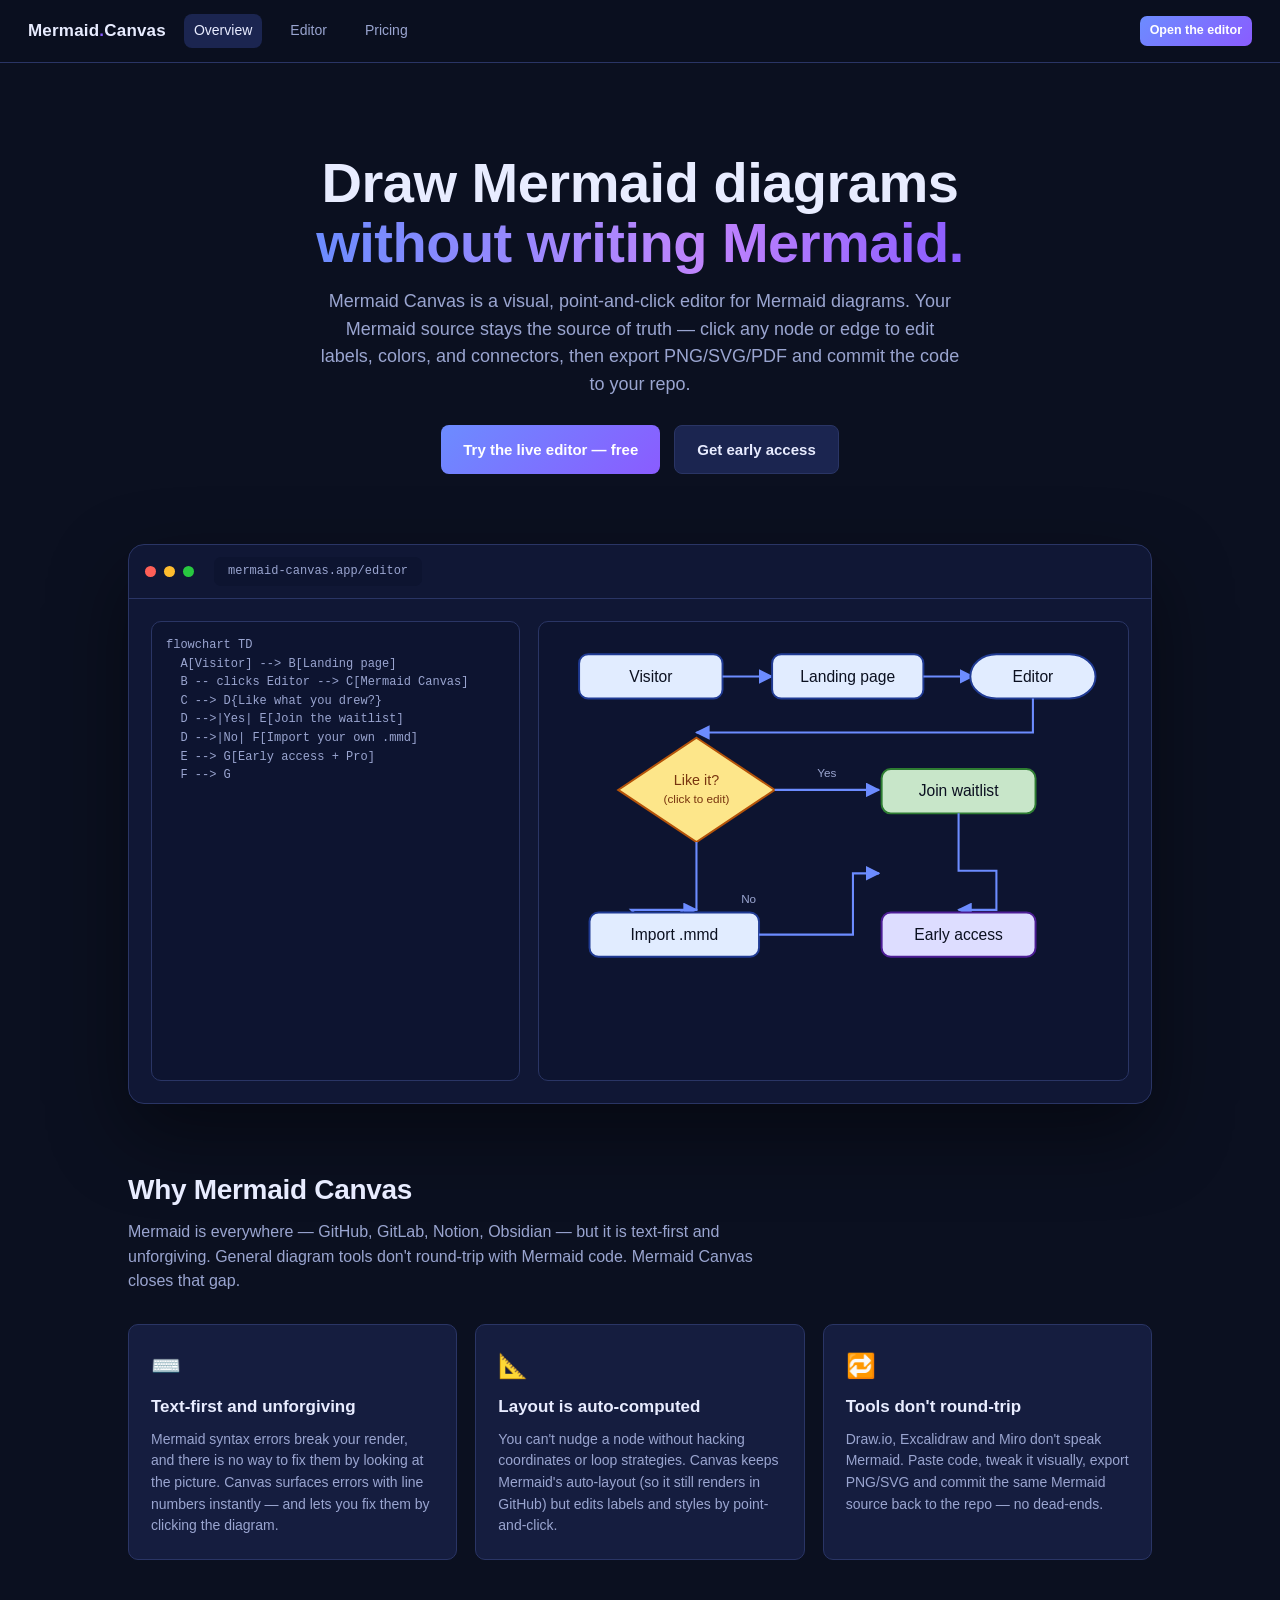
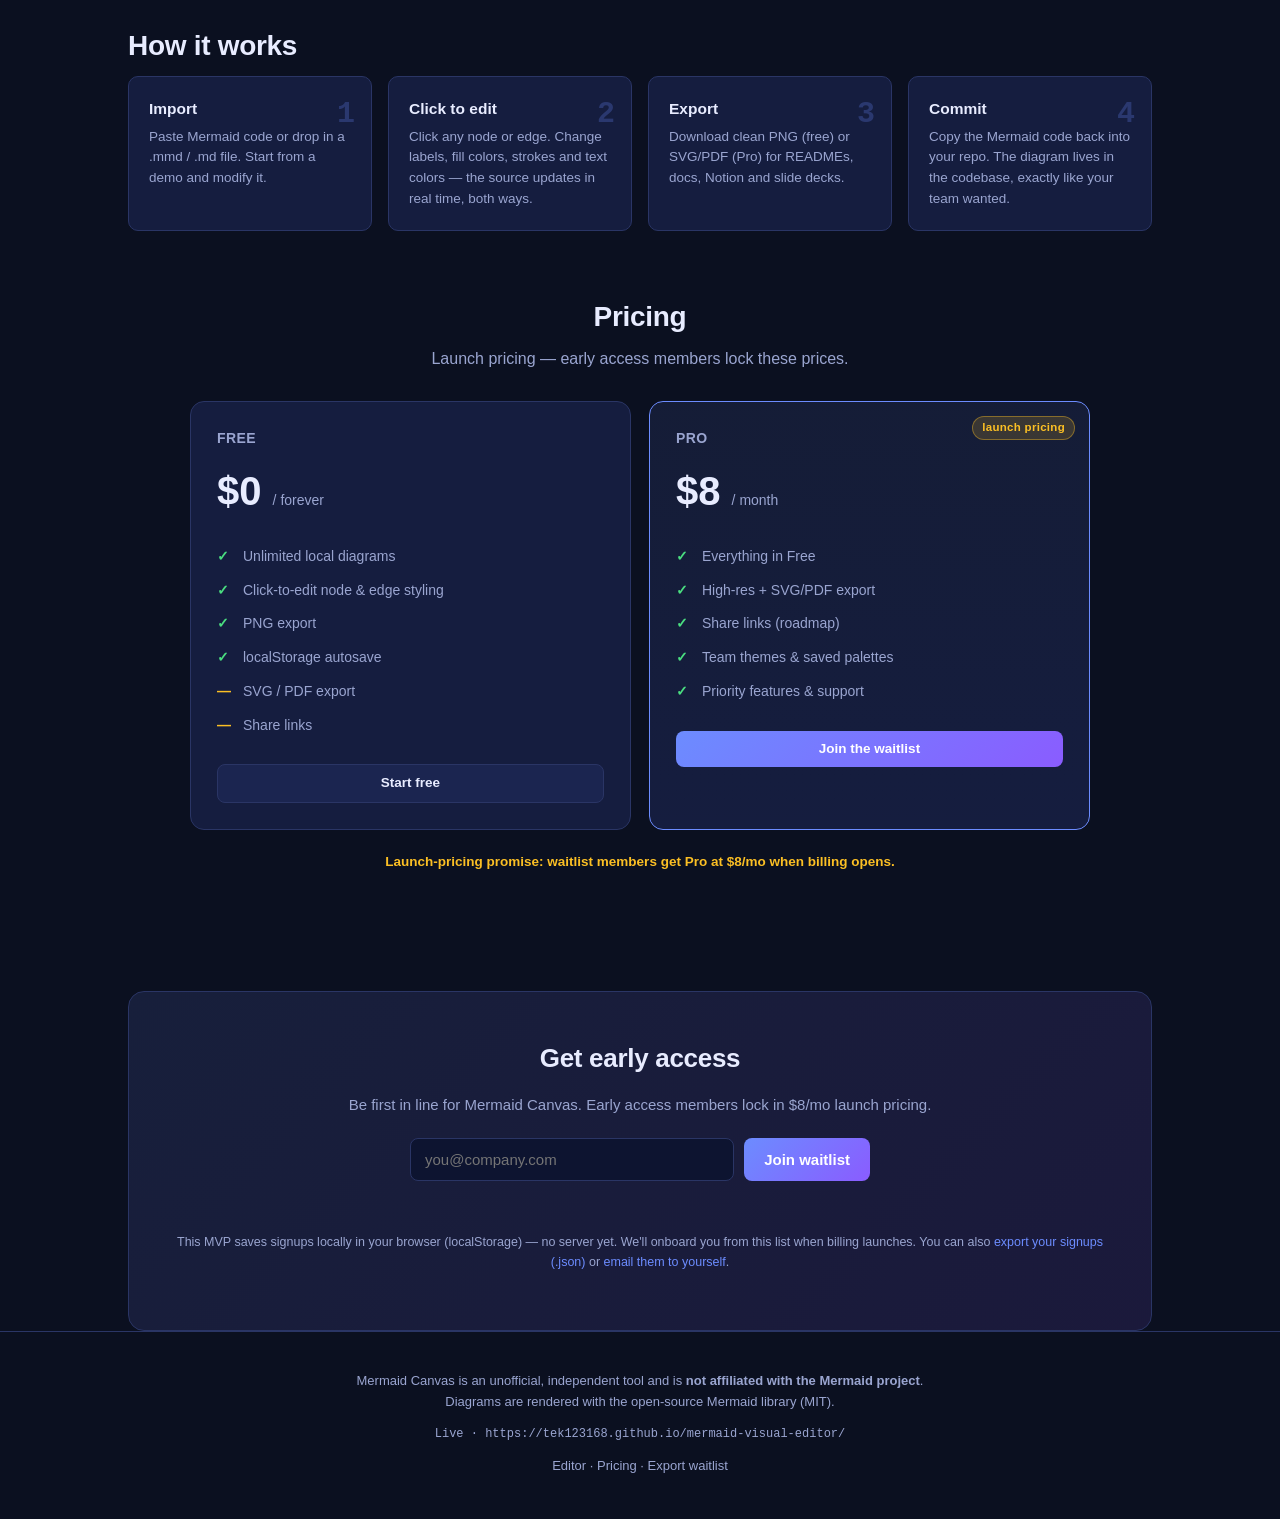
<file: index.html>
<!doctype html>
<html lang="en">
<head>
<meta charset="utf-8">
<meta name="viewport" content="width=device-width, initial-scale=1">
<title>Mermaid Canvas — Draw Mermaid diagrams without writing Mermaid</title>
<meta name="description" content="A visual, point-and-click editor for Mermaid diagrams. Your Mermaid source stays the source of truth: click nodes and edges to edit labels and colors, export PNG/SVG/PDF, and commit the code to your repo.">
<link rel="icon" href="data:image/svg+xml,%3Csvg xmlns='http://www.w3.org/2000/svg' viewBox='0 0 32 32'%3E%3Crect x='3' y='6' width='26' height='20' rx='5' fill='%236c8cff'/%3E%3Ccircle cx='9' cy='16' r='3' fill='%230b1020'/%3E%3Cpath d='M12 16h8M20 12l5 4-5 4' stroke='%230b1020' stroke-width='2' fill='none'/%3E%3C/svg%3E">
<link rel="stylesheet" href="css/style.css">
</head>
<body>
<nav class="nav">
  <a class="logo" href="index.html">Mermaid<span class="dot">.</span>Canvas</a>
  <a class="navlink active" href="index.html">Overview</a>
  <a class="navlink" href="editor.html">Editor</a>
  <a class="navlink" href="pricing.html">Pricing</a>
  <span class="spacer"></span>
  <a class="btn primary small" href="editor.html">Open the editor</a>
</nav>

<header class="hero">
  <h1>Draw Mermaid diagrams<br><span class="grad">without writing Mermaid.</span></h1>
  <p class="sub">Mermaid Canvas is a visual, point-and-click editor for Mermaid diagrams. Your Mermaid source stays the source of truth — click any node or edge to edit labels, colors, and connectors, then export PNG/SVG/PDF and commit the code to your repo.</p>
  <div class="cta-row">
    <a class="btn primary" href="editor.html">Try the live editor — free</a>
    <a class="btn" href="#waitlist">Get early access</a>
  </div>
</header>

<div class="editor-preview">
  <div class="frame">
    <div class="frame-bar">
      <span class="circle"></span><span class="circle"></span><span class="circle"></span>
      <span class="fake-url">mermaid-canvas.app/editor</span>
    </div>
    <div class="mock">
      <div class="pane code">flowchart TD
  A[Visitor] --> B[Landing page]
  B -- clicks Editor --> C[Mermaid Canvas]
  C --> D{Like what you drew?}
  D -->|Yes| E[Join the waitlist]
  D -->|No| F[Import your own .mmd]
  E --> G[Early access + Pro]
  F --> G</div>
      <div class="pane canvas">
        <svg viewBox="0 0 430 330" xmlns="http://www.w3.org/2000/svg" role="img" aria-label="Preview of the Mermaid Canvas editor rendering a flowchart">
          <defs>
            <marker id="arr" viewBox="0 0 10 10" refX="9" refY="5" markerWidth="7" markerHeight="7" orient="auto-start-reverse">
              <path d="M0,0 L10,5 L0,10 z" fill="#6c8cff"/>
            </marker>
          </defs>
          <!-- A -->
          <rect x="20" y="14" width="110" height="34" rx="7" fill="#e1ecff" stroke="#1f3a93" stroke-width="1.5"/>
          <text x="75" y="35" text-anchor="middle" font-size="12" fill="#0b1020" font-family="sans-serif">Visitor</text>
          <line x1="130" y1="31" x2="168" y2="31" stroke="#6c8cff" stroke-width="1.6" marker-end="url(#arr)"/>
          <!-- B -->
          <rect x="168" y="14" width="116" height="34" rx="7" fill="#e1ecff" stroke="#1f3a93" stroke-width="1.5"/>
          <text x="226" y="35" text-anchor="middle" font-size="12" fill="#0b1020" font-family="sans-serif">Landing page</text>
          <line x1="284" y1="31" x2="322" y2="31" stroke="#6c8cff" stroke-width="1.6" marker-end="url(#arr)"/>
          <!-- C -->
          <rect x="320" y="14" width="96" height="34" rx="20" fill="#e1ecff" stroke="#1f3a93" stroke-width="1.5"/>
          <text x="368" y="35" text-anchor="middle" font-size="12" fill="#0b1020" font-family="sans-serif">Editor</text>
          <path d="M368 48 V74 H110" fill="none" stroke="#6c8cff" stroke-width="1.6" marker-end="url(#arr)"/>
          <!-- D -->
          <polygon points="110,78 170,118 110,158 50,118" fill="#fde68a" stroke="#b45309" stroke-width="1.5"/>
          <text x="110" y="114" text-anchor="middle" font-size="11" fill="#78350f" font-family="sans-serif">Like it?</text>
          <text x="110" y="128" text-anchor="middle" font-size="9" fill="#78350f" font-family="sans-serif">(click to edit)</text>
          <path d="M170 118 H250" fill="none" stroke="#6c8cff" stroke-width="1.6" marker-end="url(#arr)"/>
          <text x="210" y="108" text-anchor="middle" font-size="9" fill="#9aa5d0" font-family="sans-serif">Yes</text>
          <!-- E -->
          <rect x="252" y="102" width="118" height="34" rx="7" fill="#c8e6c9" stroke="#2e7d32" stroke-width="1.5"/>
          <text x="311" y="123" text-anchor="middle" font-size="12" fill="#0b1020" font-family="sans-serif">Join waitlist</text>
          <path d="M110 158 V210 H60 L80 230 L100 210 H110" fill="none" stroke="#6c8cff" stroke-width="1.6" marker-end="url(#arr)"/>
          <text x="150" y="205" text-anchor="middle" font-size="9" fill="#9aa5d0" font-family="sans-serif">No</text>
          <!-- F -->
          <rect x="28" y="212" width="130" height="34" rx="7" fill="#e1ecff" stroke="#1f3a93" stroke-width="1.5"/>
          <text x="93" y="233" text-anchor="middle" font-size="12" fill="#0b1020" font-family="sans-serif">Import .mmd</text>
          <path d="M158 229 H230 L230 182 H250" fill="none" stroke="#6c8cff" stroke-width="1.6" marker-end="url(#arr)"/>
          <path d="M311 136 V180 H340 V210 H311" fill="none" stroke="#6c8cff" stroke-width="1.6" marker-end="url(#arr)"/>
          <!-- G -->
          <rect x="252" y="212" width="118" height="34" rx="7" fill="#ddddff" stroke="#4c1d95" stroke-width="1.5"/>
          <text x="311" y="233" text-anchor="middle" font-size="12" fill="#0b1020" font-family="sans-serif">Early access</text>
        </svg>
      </div>
    </div>
  </div>
</div>

<section class="section">
  <h2>Why Mermaid Canvas</h2>
  <p class="lead">Mermaid is everywhere — GitHub, GitLab, Notion, Obsidian — but it is text-first and unforgiving. General diagram tools don't round-trip with Mermaid code. Mermaid Canvas closes that gap.</p>
  <div class="grid3">
    <div class="card">
      <div class="ico">⌨️</div>
      <h3>Text-first and unforgiving</h3>
      <p>Mermaid syntax errors break your render, and there is no way to fix them by looking at the picture. Canvas surfaces errors with line numbers instantly — and lets you fix them by clicking the diagram.</p>
    </div>
    <div class="card">
      <div class="ico">📐</div>
      <h3>Layout is auto-computed</h3>
      <p>You can't nudge a node without hacking coordinates or loop strategies. Canvas keeps Mermaid's auto-layout (so it still renders in GitHub) but edits labels and styles by point-and-click.</p>
    </div>
    <div class="card">
      <div class="ico">🔁</div>
      <h3>Tools don't round-trip</h3>
      <p>Draw.io, Excalidraw and Miro don't speak Mermaid. Paste code, tweak it visually, export PNG/SVG and commit the same Mermaid source back to the repo — no dead-ends.</p>
    </div>
  </div>
</section>

<section class="section">
  <h2>How it works</h2>
  <div class="how">
    <div class="step"><h3>Import</h3><p>Paste Mermaid code or drop in a .mmd / .md file. Start from a demo and modify it.</p></div>
    <div class="step"><h3>Click to edit</h3><p>Click any node or edge. Change labels, fill colors, strokes and text colors — the source updates in real time, both ways.</p></div>
    <div class="step"><h3>Export</h3><p>Download clean PNG (free) or SVG/PDF (Pro) for READMEs, docs, Notion and slide decks.</p></div>
    <div class="step"><h3>Commit</h3><p>Copy the Mermaid code back into your repo. The diagram lives in the codebase, exactly like your team wanted.</p></div>
  </div>
</section>

<section class="section" id="pricing">
  <h2 style="text-align:center">Pricing</h2>
  <p class="lead" style="text-align:center;margin-left:auto;margin-right:auto">Launch pricing — early access members lock these prices.</p>
  <div class="pricing-grid">
    <div class="price-card">
      <div class="plan">Free</div>
      <div class="price">$0 <small>/ forever</small></div>
      <ul>
        <li>Unlimited local diagrams</li>
        <li>Click-to-edit node &amp; edge styling</li>
        <li>PNG export</li>
        <li>localStorage autosave</li>
        <li class="no">SVG / PDF export</li>
        <li class="no">Share links</li>
      </ul>
      <a class="btn" href="editor.html" style="width:100%;justify-content:center">Start free</a>
    </div>
    <div class="price-card pro">
      <span class="badge warn" style="position:absolute;top:14px;right:14px">launch pricing</span>
      <div class="plan">Pro</div>
      <div class="price">$8 <small>/ month</small></div>
      <ul>
        <li>Everything in Free</li>
        <li>High-res + SVG/PDF export</li>
        <li>Share links (roadmap)</li>
        <li>Team themes &amp; saved palettes</li>
        <li>Priority features &amp; support</li>
      </ul>
      <a class="btn primary" href="#waitlist" style="width:100%;justify-content:center">Join the waitlist</a>
    </div>
  </div>
  <p class="launch-note">Launch-pricing promise: waitlist members get Pro at $8/mo when billing opens.</p>
</section>

<section class="section">
  <div class="waitlist-wrap" id="waitlist">
    <h2>Get early access</h2>
    <p class="sub">Be first in line for Mermaid Canvas. Early access members lock in $8/mo launch pricing.</p>
    <form class="wl-form" id="wl-form-bottom">
      <input type="email" id="wl-email-bottom" placeholder="you@company.com" required autocomplete="email">
      <button type="submit" class="btn primary">Join waitlist</button>
    </form>
    <div class="wl-msg" id="wl-msg-bottom"></div>
    <p class="wl-honest" id="wl-honest">This MVP saves signups locally in your browser (localStorage) — no server yet. We'll onboard you from this list when billing launches. You can also <a href="#" id="wl-export-bottom">export your signups (.json)</a> or <a href="#" id="wl-mailto-bottom">email them to yourself</a>.</p>
  </div>
</section>

<footer class="footer">
  <p>Mermaid Canvas is an unofficial, independent tool and is <strong>not affiliated with the Mermaid project</strong>.<br>
  Diagrams are rendered with the open-source Mermaid library (MIT).</p>
  <p class="liveurl" id="live-url">Live · <a href="https://tek123168.github.io/mermaid-visual-editor/" style="color:var(--text-dim)">https://tek123168.github.io/mermaid-visual-editor/</a></p>
  <p><a href="editor.html">Editor</a> · <a href="pricing.html">Pricing</a> · <a href="#" id="wl-export-footer">Export waitlist</a></p>
</footer>

<script src="js/lead.js"></script>
<script>
(function () {
  'use strict';
  function wireForm(inputId, msgId, honestId, source) {
    var form = document.getElementById('wl-form-' + inputId.split('-').pop()) || null;
    var input = document.getElementById(inputId);
    var msg = document.getElementById(msgId);
    if (!input || !form) return;
    form.addEventListener('submit', function (e) {
      e.preventDefault();
      var res = window.LeadHub.add(input.value, source);
      if (!res.ok) { msg.className = 'wl-msg err'; msg.textContent = res.error; return; }
      input.value = '';
      msg.className = 'wl-msg ok';
      msg.textContent = res.duplicate
        ? 'You are already on the waitlist — thank you!'
        : 'You are on the waitlist — we will email you at launch. ' +
          (window.LeadHub.list().length > 1 ? '(' + window.LeadHub.list().length + ' signups total so far, saved in this browser)' : 'Saved in this browser.');
    });
  }
  wireForm('wl-email-bottom', 'wl-msg-bottom', null, 'landing-hero');

  var exportBtn = document.getElementById('wl-export-bottom');
  if (exportBtn) exportBtn.addEventListener('click', function (e) { e.preventDefault(); window.LeadHub.exportFile(); });
  var mailtoBtn = document.getElementById('wl-mailto-bottom');
  if (mailtoBtn) mailtoBtn.addEventListener('click', function (e) { e.preventDefault(); window.location.href = window.LeadHub.mailtoLink(); });
  var footerExport = document.getElementById('wl-export-footer');
  if (footerExport) footerExport.addEventListener('click', function (e) { e.preventDefault(); window.LeadHub.exportFile(); });
})();
</script>
</body>
</html>
</file>
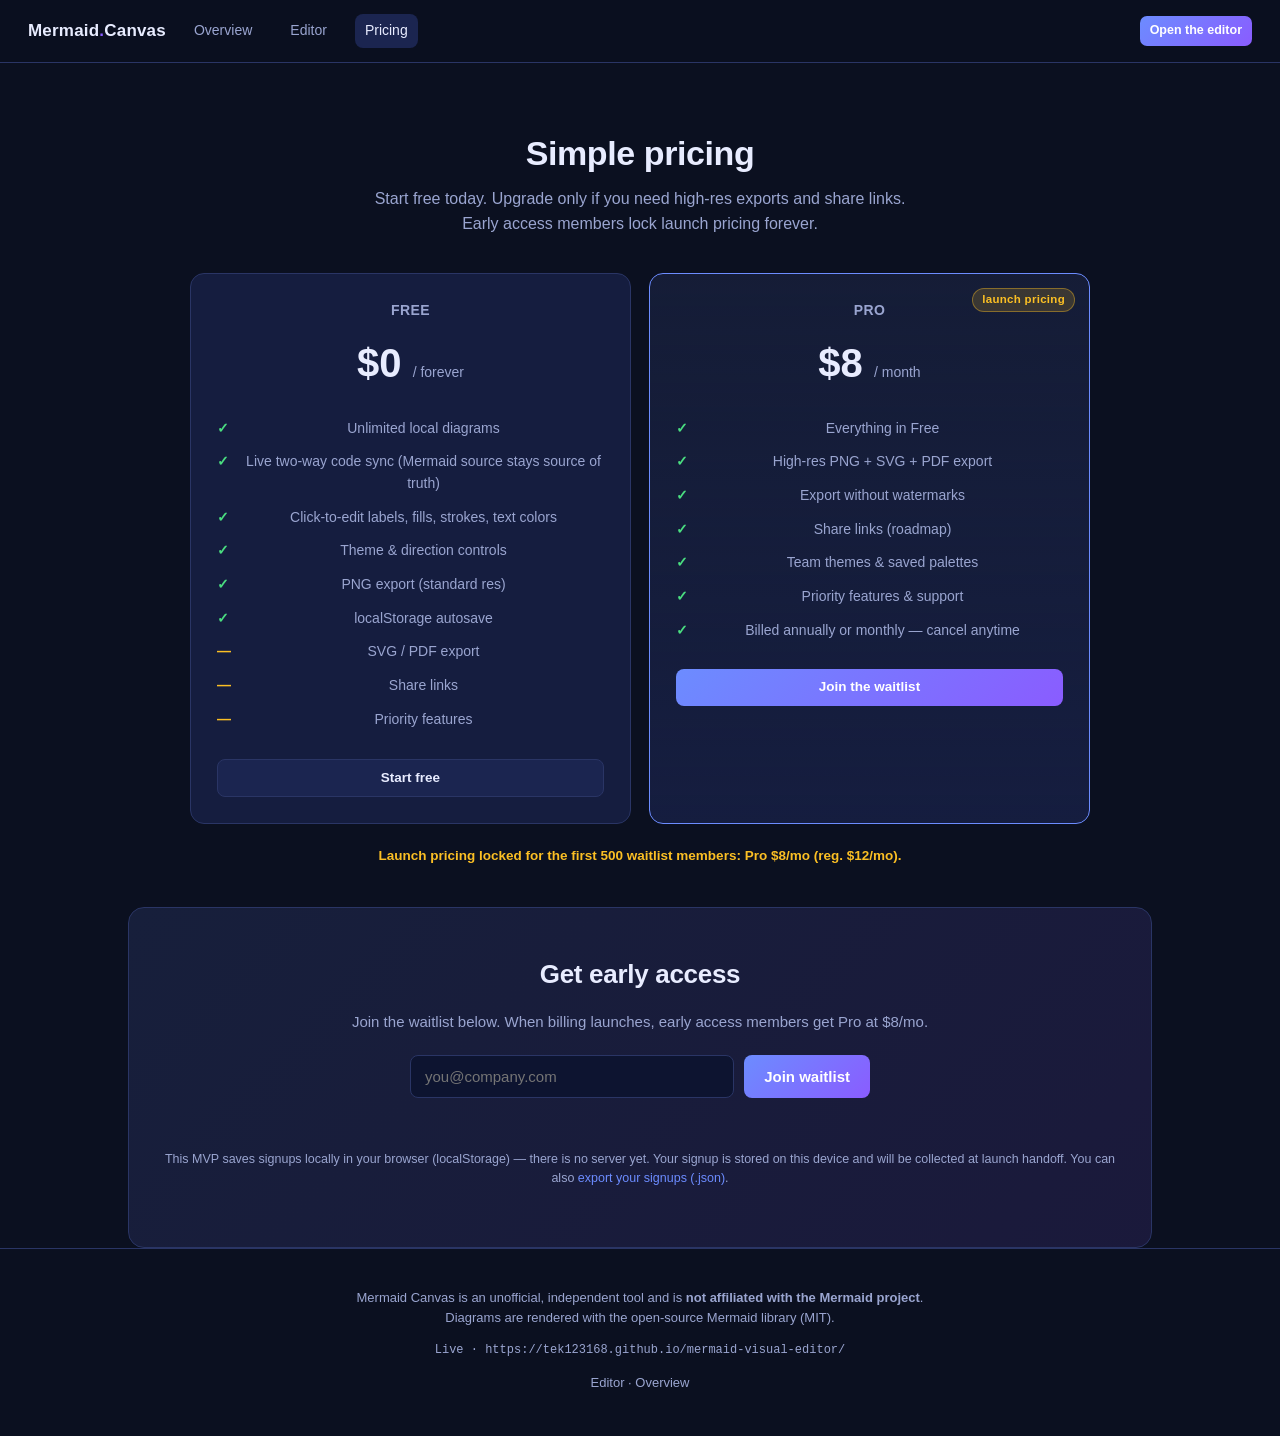
<file: pricing.html>
<!doctype html>
<html lang="en">
<head>
<meta charset="utf-8">
<meta name="viewport" content="width=device-width, initial-scale=1">
<title>Pricing — Mermaid Canvas</title>
<meta name="description" content="Mermaid Canvas pricing: Free for unlimited local diagrams and PNG export. Pro $8/mo at launch for high-res SVG/PDF export, share links, team themes.">
<link rel="icon" href="data:image/svg+xml,%3Csvg xmlns='http://www.w3.org/2000/svg' viewBox='0 0 32 32'%3E%3Crect x='3' y='6' width='26' height='20' rx='5' fill='%236c8cff'/%3E%3Ccircle cx='9' cy='16' r='3' fill='%230b1020'/%3E%3Cpath d='M12 16h8M20 12l5 4-5 4' stroke='%230b1020' stroke-width='2' fill='none'/%3E%3C/svg%3E">
<link rel="stylesheet" href="css/style.css">
</head>
<body>
<nav class="nav">
  <a class="logo" href="index.html">Mermaid<span class="dot">.</span>Canvas</a>
  <a class="navlink" href="index.html">Overview</a>
  <a class="navlink" href="editor.html">Editor</a>
  <a class="navlink active" href="pricing.html">Pricing</a>
  <span class="spacer"></span>
  <a class="btn primary small" href="editor.html">Open the editor</a>
</nav>

<section class="section" style="text-align:center">
  <h1 style="font-size:34px;letter-spacing:-.4px;margin:0 0 8px">Simple pricing</h1>
  <p class="lead" style="margin:0 auto 36px;max-width:560px">Start free today. Upgrade only if you need high-res exports and share links. Early access members lock launch pricing forever.</p>
  <div class="pricing-grid">
    <div class="price-card">
      <div class="plan">Free</div>
      <div class="price">$0 <small>/ forever</small></div>
      <ul>
        <li>Unlimited local diagrams</li>
        <li>Live two-way code sync (Mermaid source stays source of truth)</li>
        <li>Click-to-edit labels, fills, strokes, text colors</li>
        <li>Theme &amp; direction controls</li>
        <li>PNG export (standard res)</li>
        <li>localStorage autosave</li>
        <li class="no">SVG / PDF export</li>
        <li class="no">Share links</li>
        <li class="no">Priority features</li>
      </ul>
      <a class="btn" href="editor.html" style="width:100%;justify-content:center">Start free</a>
    </div>
    <div class="price-card pro">
      <span class="badge warn" style="position:absolute;top:14px;right:14px">launch pricing</span>
      <div class="plan">Pro</div>
      <div class="price">$8 <small>/ month</small></div>
      <ul>
        <li>Everything in Free</li>
        <li>High-res PNG + SVG + PDF export</li>
        <li>Export without watermarks</li>
        <li>Share links (roadmap)</li>
        <li>Team themes &amp; saved palettes</li>
        <li>Priority features &amp; support</li>
        <li>Billed annually or monthly — cancel anytime</li>
      </ul>
      <a class="btn primary" href="#waitlist" style="width:100%;justify-content:center">Join the waitlist</a>
    </div>
  </div>
  <p class="launch-note">Launch pricing locked for the first 500 waitlist members: Pro $8/mo (reg. $12/mo).</p>

  <div class="waitlist-wrap" id="waitlist">
    <h2>Get early access</h2>
    <p class="sub">Join the waitlist below. When billing launches, early access members get Pro at $8/mo.</p>
    <form class="wl-form" id="wl-form-pricing">
      <input type="email" id="wl-email-pricing" placeholder="you@company.com" required autocomplete="email">
      <button type="submit" class="btn primary">Join waitlist</button>
    </form>
    <div class="wl-msg" id="wl-msg-pricing"></div>
    <p class="wl-honest">This MVP saves signups locally in your browser (localStorage) — there is no server yet. Your signup is stored on this device and will be collected at launch handoff. You can also <a href="#" id="wl-export-pricing">export your signups (.json)</a>.</p>
  </div>
</section>

<footer class="footer">
  <p>Mermaid Canvas is an unofficial, independent tool and is <strong>not affiliated with the Mermaid project</strong>.<br>
  Diagrams are rendered with the open-source Mermaid library (MIT).</p>
  <p class="liveurl" id="live-url">Live · <a href="https://tek123168.github.io/mermaid-visual-editor/" style="color:var(--text-dim)">https://tek123168.github.io/mermaid-visual-editor/</a></p>
  <p><a href="editor.html">Editor</a> · <a href="index.html">Overview</a></p>
</footer>

<script src="js/lead.js"></script>
<script>
(function () {
  'use strict';
  var form = document.getElementById('wl-form-pricing');
  var input = document.getElementById('wl-email-pricing');
  var msg = document.getElementById('wl-msg-pricing');
  form.addEventListener('submit', function (e) {
    e.preventDefault();
    var res = window.LeadHub.add(input.value, 'pricing');
    if (!res.ok) { msg.className = 'wl-msg err'; msg.textContent = res.error; return; }
    input.value = '';
    msg.className = 'wl-msg ok';
    msg.textContent = res.duplicate
      ? 'You are already on the waitlist — thank you!'
      : 'You are on the waitlist — we will email you at launch. Saved locally in this browser' + (window.LeadHub.list().length > 1 ? ' (' + window.LeadHub.list().length + ' total)' : '') + '.';
  });
  var exportBtn = document.getElementById('wl-export-pricing');
  if (exportBtn) exportBtn.addEventListener('click', function (e) { e.preventDefault(); window.LeadHub.exportFile(); });
})();
</script>
</body>
</html>
</file>
<file: css/style.css>
/* Mermaid Canvas — shared styles (landing / pricing / editor) */
:root {
  --bg: #0b1020;
  --bg-soft: #101735;
  --panel: #151d3f;
  --panel-2: #1b2550;
  --line: #2a3565;
  --text: #e8ecff;
  --text-dim: #9aa5d0;
  --brand: #6c8cff;
  --brand-2: #8a5cff;
  --accent: #4ade80;
  --warn: #fbbf24;
  --danger: #f87171;
  --radius: 10px;
  --mono: ui-monospace, "SF Mono", SFMono-Regular, Menlo, Consolas, monospace;
}
* { box-sizing: border-box; }
html, body { margin: 0; padding: 0; }
body {
  background: var(--bg);
  color: var(--text);
  font-family: -apple-system, BlinkMacSystemFont, "Segoe UI", Roboto, Inter, "Helvetica Neue", Arial, sans-serif;
  line-height: 1.55;
  -webkit-font-smoothing: antialiased;
}
a { color: var(--brand); text-decoration: none; }
a:hover { text-decoration: underline; }

/* ---------- shared chrome ---------- */
.nav {
  display: flex; align-items: center; gap: 18px;
  padding: 14px 28px;
  border-bottom: 1px solid var(--line);
  background: rgba(11,16,32,.85);
  position: sticky; top: 0; z-index: 40;
}
.nav .logo { font-weight: 800; font-size: 17px; color: var(--text); letter-spacing: .2px; }
.nav .logo .dot { color: var(--brand-2); }
.nav .logo:hover { text-decoration: none; }
.nav .spacer { flex: 1; }
.nav a.navlink { color: var(--text-dim); font-size: 14px; padding: 6px 10px; border-radius: 8px; }
.nav a.navlink:hover { color: var(--text); background: var(--panel-2); text-decoration: none; }
.nav a.navlink.active { color: var(--text); background: var(--panel-2); }
.btn {
  display: inline-flex; align-items: center; gap: 7px;
  background: var(--panel-2); color: var(--text);
  border: 1px solid var(--line); border-radius: 8px;
  padding: 8px 14px; font-size: 13.5px; font-weight: 600; cursor: pointer;
  transition: background .15s, border-color .15s;
}
.btn:hover { background: #243065; border-color: #39498a; text-decoration: none; }
.btn.primary { background: linear-gradient(135deg, var(--brand), var(--brand-2)); border: none; color: #fff; }
.btn.primary:hover { filter: brightness(1.12); }
.btn.ghost { background: transparent; }
.btn.small { padding: 5px 10px; font-size: 12.5px; border-radius: 7px; }
.btn:disabled { opacity: .45; cursor: not-allowed; }
select, input[type="text"], input[type="email"], input[type="color"], textarea {
  background: #0d1430; color: var(--text);
  border: 1px solid var(--line); border-radius: 8px;
  padding: 8px 10px; font-size: 13.5px; font-family: inherit;
}
input:focus, textarea:focus, select:focus { outline: 2px solid var(--brand); outline-offset: 1px; }
.badge {
  display: inline-block; padding: 2px 9px; border-radius: 999px;
  font-size: 11.5px; font-weight: 700; letter-spacing: .3px;
}
.badge.warn { background: rgba(251,191,36,.16); color: var(--warn); border: 1px solid rgba(251,191,36,.4); }
.badge.ok { background: rgba(74,222,128,.14); color: var(--accent); border: 1px solid rgba(74,222,128,.4); }
.badge.muted { background: var(--panel-2); color: var(--text-dim); }

.footer {
  border-top: 1px solid var(--line);
  padding: 26px 28px 30px; text-align: center; color: var(--text-dim); font-size: 13px;
}
.footer .liveurl { font-family: var(--mono); font-size: 12px; color: var(--text-dim); }
.footer a { color: var(--text-dim); }

/* ---------- landing ---------- */
.hero {
  max-width: 1080px; margin: 0 auto; padding: 72px 28px 30px; text-align: center;
}
.hero h1 { font-size: clamp(34px, 5.4vw, 56px); line-height: 1.08; margin: 18px 0 14px; letter-spacing: -.5px; }
.hero h1 .grad { background: linear-gradient(90deg, var(--brand), #c084fc 60%, var(--brand-2)); -webkit-background-clip: text; background-clip: text; color: transparent; }
.hero .sub { font-size: 18px; color: var(--text-dim); max-width: 640px; margin: 0 auto 26px; }
.hero .cta-row { display: flex; gap: 14px; justify-content: center; flex-wrap: wrap; }
.hero .cta-row .btn { font-size: 15px; padding: 12px 22px; }

.editor-preview {
  max-width: 1080px; margin: 40px auto 0; padding: 0 28px;
}
.editor-preview .frame {
  border: 1px solid var(--line); border-radius: 16px; overflow: hidden;
  background: var(--bg-soft); box-shadow: 0 30px 80px rgba(0,0,0,.45);
}
.editor-preview .frame-bar { display: flex; gap: 8px; padding: 12px 16px; border-bottom: 1px solid var(--line); align-items: center; }
.editor-preview .frame-bar .circle { width: 11px; height: 11px; border-radius: 50%; background: #3a4270; }
.editor-preview .frame-bar .circle:nth-child(1){ background:#ff5f57; } .editor-preview .frame-bar .circle:nth-child(2){ background:#febc2e; } .editor-preview .frame-bar .circle:nth-child(3){ background:#28c840; }
.editor-preview .frame-bar .fake-url { margin-left: 12px; background: #0d1430; border-radius: 7px; padding: 5px 14px; font-size: 12px; color: var(--text-dim); font-family: var(--mono); }
.editor-preview .mock { padding: 22px; display: grid; grid-template-columns: 1fr 1.6fr; gap: 18px; }
.editor-preview .mock .pane { border: 1px solid var(--line); border-radius: 10px; background: #0d1430; min-height: 260px; }
.editor-preview .mock .pane.code { padding: 14px; font-family: var(--mono); font-size: 12px; color: var(--text-dim); white-space: pre; overflow: hidden; }
.editor-preview .mock .pane.canvas { padding: 14px; display: flex; align-items: center; justify-content: center; }
.editor-preview .mock .pane.canvas svg { width: 100%; height: auto; }

.section { max-width: 1080px; margin: 0 auto; padding: 64px 28px 0; }
.section h2 { font-size: 28px; margin: 0 0 8px; letter-spacing: -.3px; }
.section .lead { color: var(--text-dim); max-width: 640px; margin: 0 0 30px; }
.grid3 { display: grid; grid-template-columns: repeat(auto-fit, minmax(260px, 1fr)); gap: 18px; }
.card {
  background: var(--panel); border: 1px solid var(--line); border-radius: var(--radius);
  padding: 22px; 
}
.card h3 { margin: 10px 0 8px; font-size: 17px; }
.card p { margin: 0; color: var(--text-dim); font-size: 14px; }
.card .ico { font-size: 24px; }

.how { counter-reset: step; display: grid; grid-template-columns: repeat(auto-fit, minmax(200px, 1fr)); gap: 16px; }
.step { background: var(--panel); border: 1px solid var(--line); border-radius: var(--radius); padding: 20px; position: relative; }
.step::before { counter-increment: step; content: counter(step); position: absolute; top: 14px; right: 16px; font-size: 30px; font-weight: 800; color: rgba(108,140,255,.25); font-family: var(--mono); }
.step h3 { margin: 0 0 6px; font-size: 15.5px; }
.step p { margin: 0; color: var(--text-dim); font-size: 13.5px; }

/* pricing */
.pricing-grid { display: grid; grid-template-columns: repeat(auto-fit, minmax(280px, 1fr)); gap: 18px; max-width: 900px; margin: 0 auto; }
.price-card { background: var(--panel); border: 1px solid var(--line); border-radius: 14px; padding: 26px; position: relative; }
.price-card.pro { border-color: var(--brand); background: linear-gradient(180deg, rgba(108,140,255,.10), var(--panel)); }
.price-card .plan { font-size: 14px; font-weight: 700; letter-spacing: .4px; text-transform: uppercase; color: var(--text-dim); }
.price-card .price { font-size: 40px; font-weight: 800; margin: 10px 0 4px; }
.price-card .price small { font-size: 14px; color: var(--text-dim); font-weight: 500; }
.price-card ul { list-style: none; padding: 0; margin: 18px 0 22px; }
.price-card li { padding: 6px 0 6px 26px; position: relative; font-size: 14px; color: var(--text-dim); }
.price-card li::before { content: "✓"; position: absolute; left: 0; color: var(--accent); font-weight: 800; }
.price-card li.no::before { content: "—"; color: var(--warn); }
.launch-note { text-align: center; color: var(--warn); font-size: 13.5px; margin-top: 22px; font-weight: 600; }

/* waitlist */
.waitlist-wrap { background: linear-gradient(135deg, rgba(108,140,255,.12), rgba(138,92,255,.12)); border: 1px solid var(--line); border-radius: 16px; padding: 46px 30px; text-align: center; margin-top: 40px; }
.waitlist-wrap h2 { font-size: 26px; margin: 0 0 8px; }
.waitlist-wrap .sub { color: var(--text-dim); margin-bottom: 22px; font-size: 15px; }
.wl-form { display: flex; gap: 10px; justify-content: center; flex-wrap: wrap; max-width: 460px; margin: 0 auto; }
.wl-form input[type="email"] { flex: 1; min-width: 240px; padding: 12px 14px; font-size: 15px; }
.wl-form .btn { font-size: 15px; padding: 12px 20px; }
.wl-msg { margin-top: 14px; font-size: 14px; min-height: 20px; }
.wl-msg.ok { color: var(--accent); }
.wl-msg.err { color: var(--danger); }
.wl-honest { margin-top: 18px; font-size: 12.5px; color: var(--text-dim); }

/* ---------- editor ---------- */
.editor-body { height: 100vh; display: flex; flex-direction: column; overflow: hidden; }
.editor-body .nav { position: static; flex: 0 0 auto; }
.editor-toolbar {
  flex: 0 0 auto; display: flex; flex-wrap: wrap; align-items: center; gap: 8px;
  padding: 9px 16px; border-bottom: 1px solid var(--line); background: var(--bg-soft);
}
.editor-toolbar .group { display: flex; align-items: center; gap: 6px; padding: 0 6px; border-right: 1px solid var(--line); }
.editor-toolbar .group:last-child { border-right: none; }
.editor-toolbar label { font-size: 12px; color: var(--text-dim); }
.editor-main { flex: 1; display: grid; grid-template-columns: minmax(300px, 42%) 1fr; min-height: 0; }
.editor-code { display: flex; flex-direction: column; border-right: 1px solid var(--line); min-height: 0; background: #0a0f26; }
.code-head { display: flex; align-items: center; gap: 8px; padding: 8px 12px; border-bottom: 1px solid var(--line); font-size: 12.5px; color: var(--text-dim); }
.code-head .spacer { flex: 1; }
.editor-code textarea {
  flex: 1; width: 100%; resize: none; border: none; border-radius: 0;
  background: transparent; color: #d9e2ff; font-family: var(--mono);
  font-size: 13px; line-height: 1.6; padding: 12px 14px; tab-size: 2;
}
.editor-code textarea:focus { outline: none; }
.errbar { padding: 8px 12px; font-family: var(--mono); font-size: 12px; white-space: pre-wrap; max-height: 120px; overflow: auto; border-top: 1px solid var(--line); display: none; }
.errbar.err { display: block; color: #ffb4b4; background: rgba(248,113,113,.08); }
.statusbar { padding: 7px 12px; border-top: 1px solid var(--line); background: var(--bg-soft); font-size: 12px; color: var(--text-dim); display: flex; gap: 10px; align-items: center; }
.statusbar .ok-dot { color: var(--accent); }
.statusbar .err-dot { color: var(--danger); }
.statusbar .spacer { flex: 1; }

.editor-canvas { position: relative; overflow: auto; background:
  radial-gradient(circle at 1px 1px, rgba(154,165,208,.10) 1px, transparent 0) 0 0/22px 22px,
  var(--bg);
  padding: 24px; }
.editor-canvas .svg-wrap { min-width: max-content; min-height: max-content; }
.editor-canvas svg { max-width: none; }
.editor-canvas svg g.node { cursor: pointer; }
.editor-canvas svg g.edgePath, .editor-canvas svg g.edgeLabel { cursor: pointer; }
.editor-canvas svg g.selected > rect, .editor-canvas svg g.selected > polygon, .editor-canvas svg g.selected > path.shape,
.editor-canvas svg g.selected .nodeLabel { outline: 2px solid var(--warn); outline-offset: 3px; border-radius: 4px; }
.editor-canvas svg path.flowchart-link.selected, .editor-canvas svg g.edgePath.selected path { stroke-width: 4px !important; }
.editor-canvas .empty-state { position: absolute; inset: 0; display: flex; align-items: center; justify-content: center; color: var(--text-dim); font-size: 15px; gap: 10px; }

.inspector {
  position: absolute; top: 20px; right: 20px; width: 300px; z-index: 30;
  background: rgba(21,29,63,.97); border: 1px solid var(--line); border-radius: 12px;
  box-shadow: 0 18px 50px rgba(0,0,0,.5); padding: 16px; font-size: 13.5px;
  display: none;
}
.inspector.open { display: block; }
.inspector h4 { margin: 0 0 4px; font-size: 14.5px; }
.inspector .sel-type { font-size: 11.5px; color: var(--brand); font-weight: 700; letter-spacing: .4px; text-transform: uppercase; }
.inspector .field { margin-top: 12px; }
.inspector .field label { display: block; font-size: 12px; color: var(--text-dim); margin-bottom: 5px; }
.inspector .field input[type="text"], .inspector .field input[type="color"] { width: 100%; }
.inspector .color-row { display: flex; gap: 8px; align-items: center; }
.inspector .color-row input[type="color"] { flex: 0 0 auto; width: 52px; height: 36px; padding: 2px; }
.inspector .color-row span { font-family: var(--mono); font-size: 12px; color: var(--text-dim); }
.inspector .actions { display: flex; gap: 8px; margin-top: 14px; }
.inspector .actions .btn { flex: 1; justify-content: center; }
.inspector .hint { font-size: 11.5px; color: var(--text-dim); margin-top: 10px; }
.inspector .close-x { position: absolute; top: 12px; right: 14px; cursor: pointer; color: var(--text-dim); font-size: 16px; background: none; border: none; }

.palette { position: absolute; left: 20px; bottom: 20px; z-index: 30; display: flex; flex-direction: column; gap: 8px; }
.palette .btn { background: rgba(21,29,63,.95); }

/* modal */
.modal-backdrop { position: fixed; inset: 0; background: rgba(5,8,18,.66); z-index: 100; display: none; align-items: center; justify-content: center; }
.modal-backdrop.open { display: flex; }
.modal { background: var(--panel); border: 1px solid var(--line); border-radius: 14px; max-width: 440px; width: calc(100% - 40px); padding: 26px; }
.modal h3 { margin: 0 0 8px; font-size: 19px; }
.modal p { color: var(--text-dim); font-size: 14px; margin: 0 0 16px; }
.modal .wl-form { max-width: none; }
.modal .modal-actions { display: flex; gap: 10px; margin-top: 16px; justify-content: flex-end; }
.modal small { color: var(--text-dim); }

@media (max-width: 900px) {
  .editor-main { grid-template-columns: 1fr; grid-template-rows: 46% 54%; }
  .editor-code { border-right: none; border-bottom: 1px solid var(--line); }
  .inspector { width: auto; left: 16px; right: 16px; }
}
</file>
